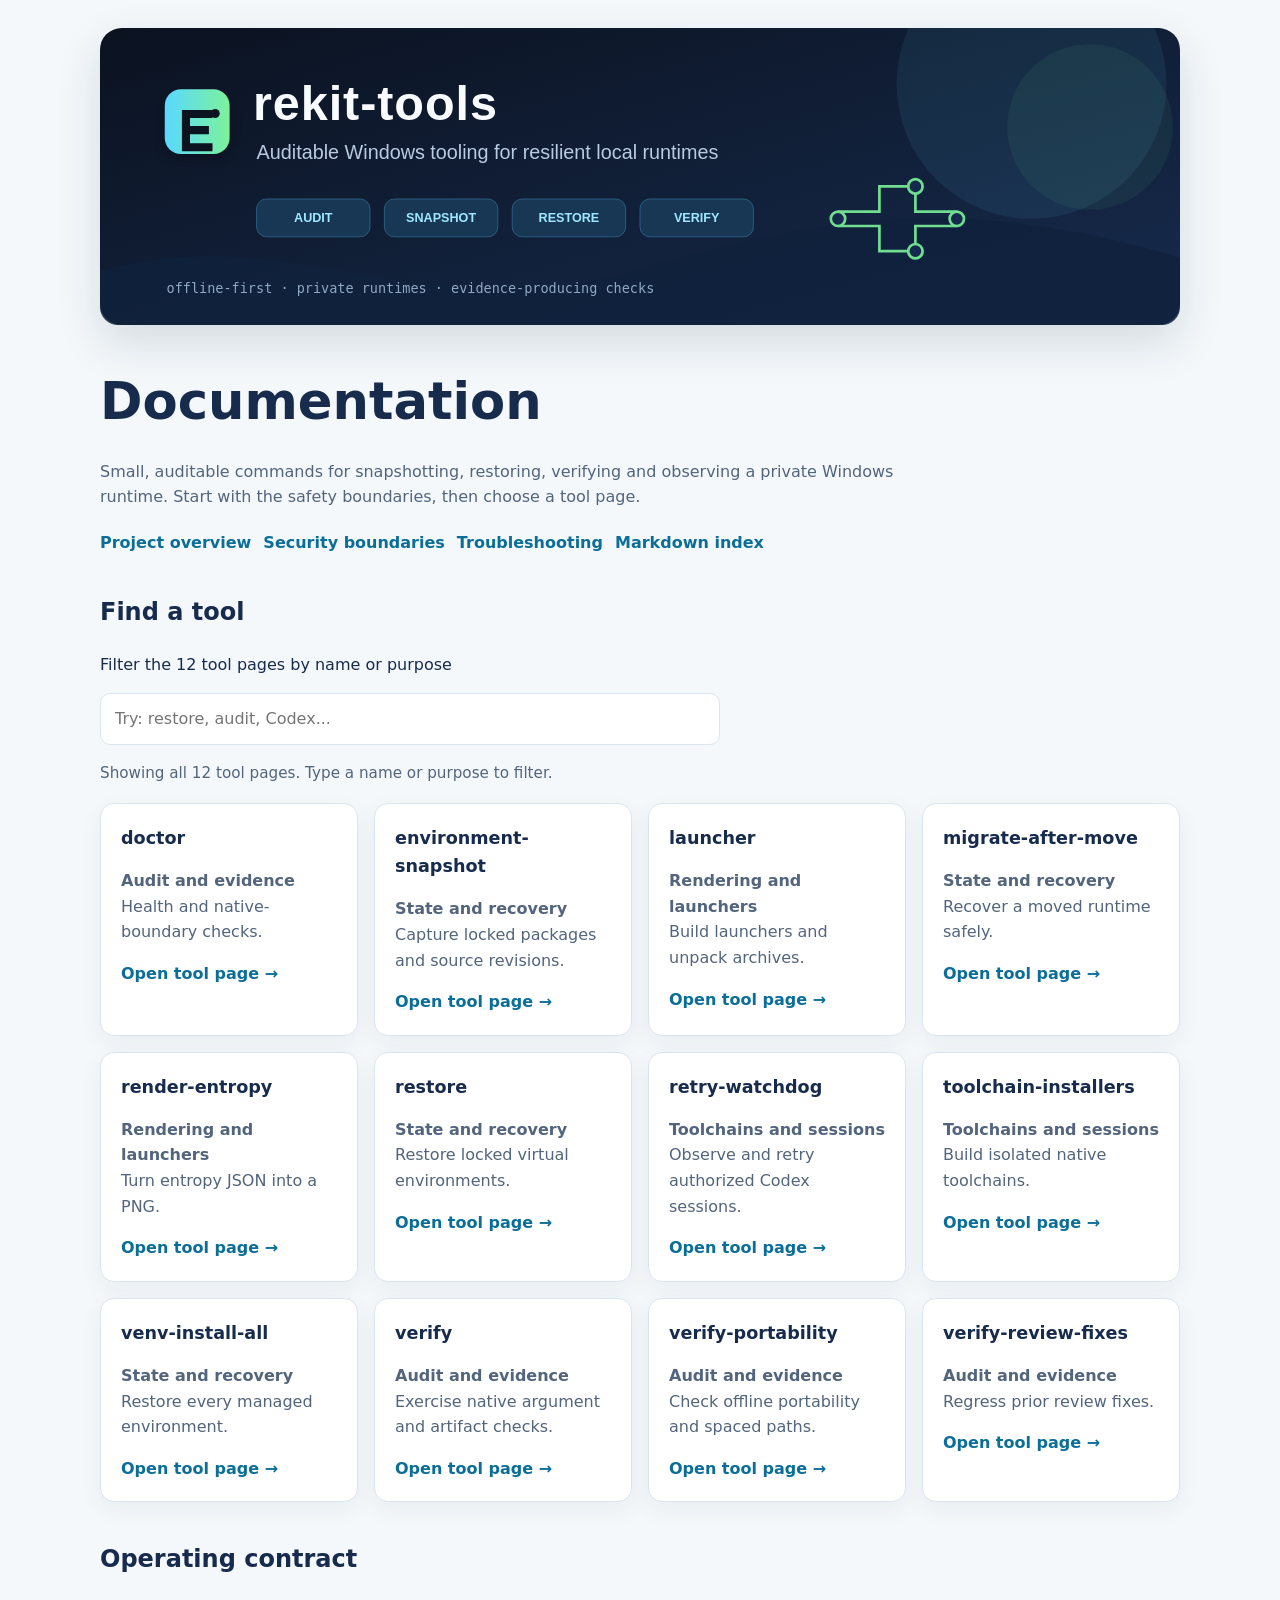
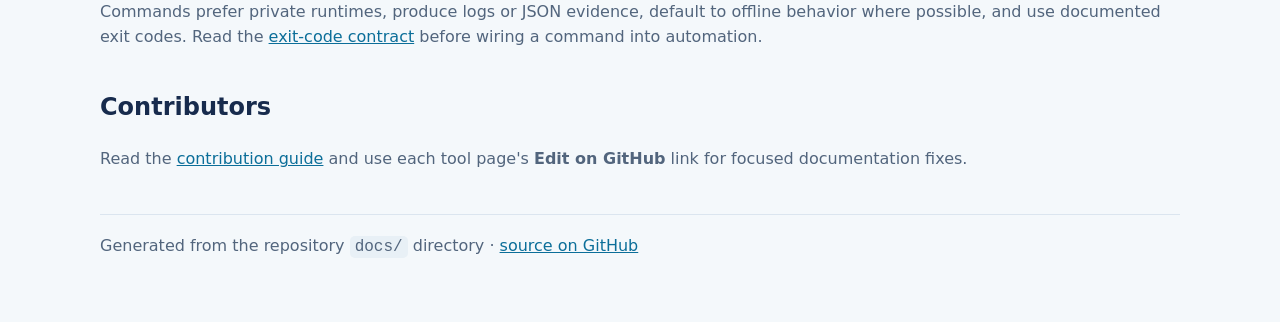
<file: docs/index.html>
<!doctype html>
<html lang="en">
<head>
  <meta charset="utf-8">
  <meta name="viewport" content="width=device-width, initial-scale=1">
  <title>rekit-tools documentation</title>
  <link rel="stylesheet" href="assets/docs.css">
</head>
<body>
  <main>
    <img class="hero" src="assets/banner.svg" alt="rekit-tools: auditable Windows tooling">
    <section class="intro">
      <h1>Documentation</h1>
      <p>Small, auditable commands for snapshotting, restoring, verifying and observing a private Windows runtime. Start with the safety boundaries, then choose a tool page.</p>
      <nav aria-label="Primary navigation">
        <a href="https://github.com/LiLinWilliam/rekit-tools/blob/main/README.md">Project overview</a>
        <a href="security-boundaries.md">Security boundaries</a>
        <a href="troubleshooting.md">Troubleshooting</a>
        <a href="index.md">Markdown index</a>
      </nav>
    </section>
    <h2>Find a tool</h2>
    <label for="tool-search">Filter the 12 tool pages by name or purpose</label>
    <p><input id="tool-search" class="search" type="search" placeholder="Try: restore, audit, Codex..." data-tool-search></p>
    <p class="search-status" data-search-status role="status" aria-live="polite">Showing all 12 tool pages. Type a name or purpose to filter.</p>
    <section class="cards" aria-live="polite">
      <article class="card" data-tool-card data-search="doctor audit and evidence health and native-boundary checks."><h3>doctor</h3><p><strong>Audit and evidence</strong><br>Health and native-boundary checks.</p><a href="tools/doctor.html">Open tool page &rarr;</a></article>
      <article class="card" data-tool-card data-search="environment-snapshot state and recovery capture locked packages and source revisions."><h3>environment-snapshot</h3><p><strong>State and recovery</strong><br>Capture locked packages and source revisions.</p><a href="tools/environment-snapshot.html">Open tool page &rarr;</a></article>
      <article class="card" data-tool-card data-search="launcher rendering and launchers build launchers and unpack archives."><h3>launcher</h3><p><strong>Rendering and launchers</strong><br>Build launchers and unpack archives.</p><a href="tools/launcher.html">Open tool page &rarr;</a></article>
      <article class="card" data-tool-card data-search="migrate-after-move state and recovery recover a moved runtime safely."><h3>migrate-after-move</h3><p><strong>State and recovery</strong><br>Recover a moved runtime safely.</p><a href="tools/migrate-after-move.html">Open tool page &rarr;</a></article>
      <article class="card" data-tool-card data-search="render-entropy rendering and launchers turn entropy json into a png."><h3>render-entropy</h3><p><strong>Rendering and launchers</strong><br>Turn entropy JSON into a PNG.</p><a href="tools/render-entropy.html">Open tool page &rarr;</a></article>
      <article class="card" data-tool-card data-search="restore state and recovery restore locked virtual environments."><h3>restore</h3><p><strong>State and recovery</strong><br>Restore locked virtual environments.</p><a href="tools/restore.html">Open tool page &rarr;</a></article>
      <article class="card" data-tool-card data-search="retry-watchdog toolchains and sessions observe and retry authorized codex sessions."><h3>retry-watchdog</h3><p><strong>Toolchains and sessions</strong><br>Observe and retry authorized Codex sessions.</p><a href="tools/retry-watchdog.html">Open tool page &rarr;</a></article>
      <article class="card" data-tool-card data-search="toolchain-installers toolchains and sessions build isolated native toolchains."><h3>toolchain-installers</h3><p><strong>Toolchains and sessions</strong><br>Build isolated native toolchains.</p><a href="tools/toolchain-installers.html">Open tool page &rarr;</a></article>
      <article class="card" data-tool-card data-search="venv-install-all state and recovery restore every managed environment."><h3>venv-install-all</h3><p><strong>State and recovery</strong><br>Restore every managed environment.</p><a href="tools/venv-install-all.html">Open tool page &rarr;</a></article>
      <article class="card" data-tool-card data-search="verify audit and evidence exercise native argument and artifact checks."><h3>verify</h3><p><strong>Audit and evidence</strong><br>Exercise native argument and artifact checks.</p><a href="tools/verify.html">Open tool page &rarr;</a></article>
      <article class="card" data-tool-card data-search="verify-portability audit and evidence check offline portability and spaced paths."><h3>verify-portability</h3><p><strong>Audit and evidence</strong><br>Check offline portability and spaced paths.</p><a href="tools/verify-portability.html">Open tool page &rarr;</a></article>
      <article class="card" data-tool-card data-search="verify-review-fixes audit and evidence regress prior review fixes."><h3>verify-review-fixes</h3><p><strong>Audit and evidence</strong><br>Regress prior review fixes.</p><a href="tools/verify-review-fixes.html">Open tool page &rarr;</a></article>
    </section>
    <h2>Operating contract</h2>
    <p>Commands prefer private runtimes, produce logs or JSON evidence, default to offline behavior where possible, and use documented exit codes. Read the <a href="exit-code-contract.md">exit-code contract</a> before wiring a command into automation.</p>
    <h2>Contributors</h2>
    <p>Read the <a href="https://github.com/LiLinWilliam/rekit-tools/blob/main/CONTRIBUTING.md">contribution guide</a> and use each tool page's <strong>Edit on GitHub</strong> link for focused documentation fixes.</p>
    <button class="top" type="button" data-backtop hidden>Back to top</button>
    <footer>Generated from the repository <code>docs/</code> directory &middot; <a href="https://github.com/LiLinWilliam/rekit-tools">source on GitHub</a></footer>
  </main>
  <script src="assets/docs.js"></script>
</body>
</html>
</file>
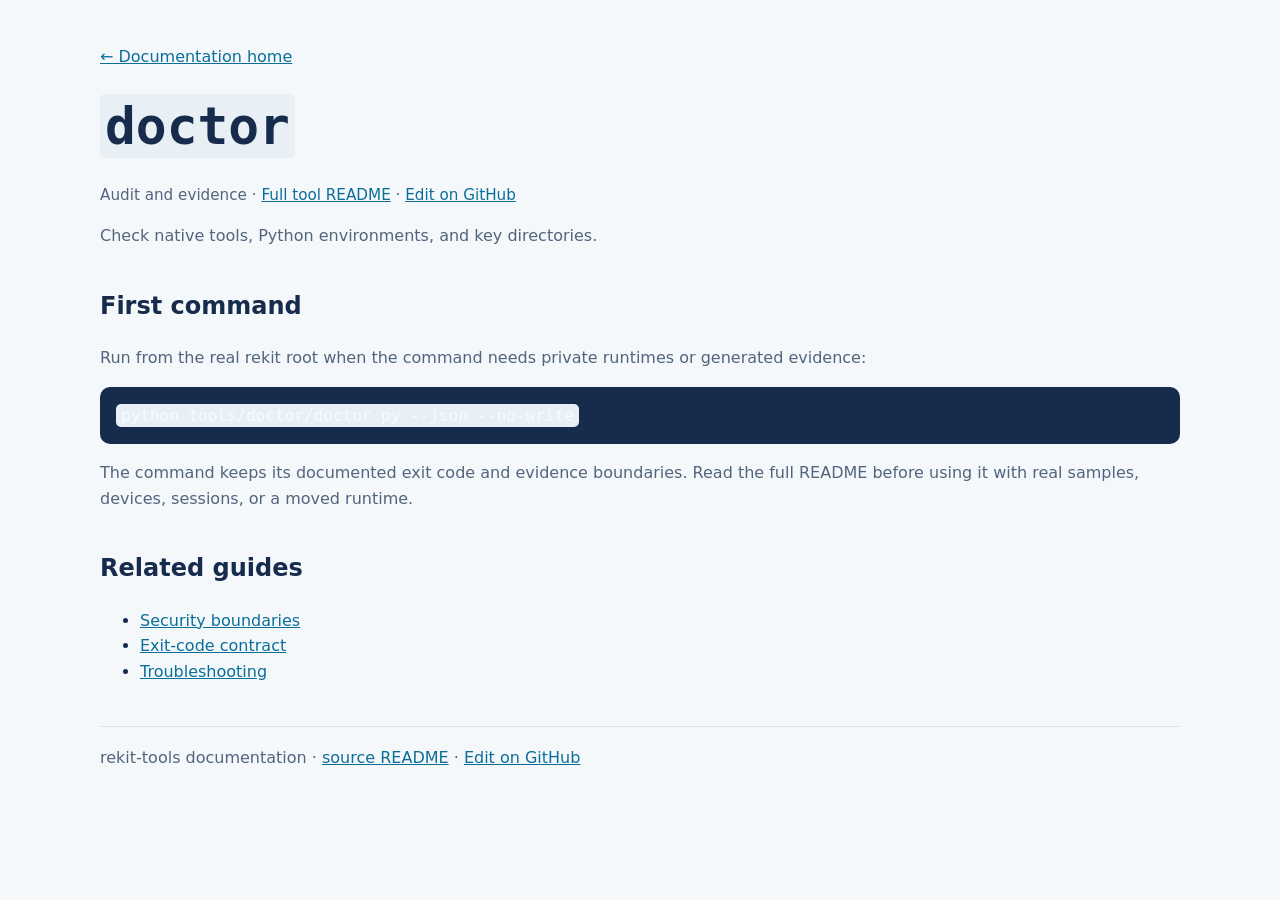
<file: docs/tools/doctor.html>
<!doctype html>
<html lang="en">
<head><meta charset="utf-8"><meta name="viewport" content="width=device-width, initial-scale=1"><title>doctor | rekit-tools</title><link rel="stylesheet" href="../assets/docs.css"></head>
<body><main>
  <p><a href="../index.html">&larr; Documentation home</a></p>
  <h1><code>doctor</code></h1>
  <p class="edit">Audit and evidence &middot; <a href="https://github.com/LiLinWilliam/rekit-tools/blob/main/tools/doctor/README.md">Full tool README</a> &middot; <a href="https://github.com/LiLinWilliam/rekit-tools/edit/main/tools/doctor/README.md">Edit on GitHub</a></p>
  <p>Check native tools, Python environments, and key directories.</p>
  <h2>First command</h2>
  <p>Run from the real rekit root when the command needs private runtimes or generated evidence:</p>
  <pre><code>python tools/doctor/doctor.py --json --no-write</code></pre>
  <p>The command keeps its documented exit code and evidence boundaries. Read the full README before using it with real samples, devices, sessions, or a moved runtime.</p>
  <h2>Related guides</h2>
  <ul><li><a href="../security-boundaries.md">Security boundaries</a></li><li><a href="../exit-code-contract.md">Exit-code contract</a></li><li><a href="../troubleshooting.md">Troubleshooting</a></li></ul>
  <button class="top" type="button" data-backtop hidden>Back to top</button>
  <footer>rekit-tools documentation &middot; <a href="https://github.com/LiLinWilliam/rekit-tools/blob/main/tools/doctor/README.md">source README</a> &middot; <a href="https://github.com/LiLinWilliam/rekit-tools/edit/main/tools/doctor/README.md">Edit on GitHub</a></footer>
</main><script src="../assets/docs.js"></script></body></html>
</file>
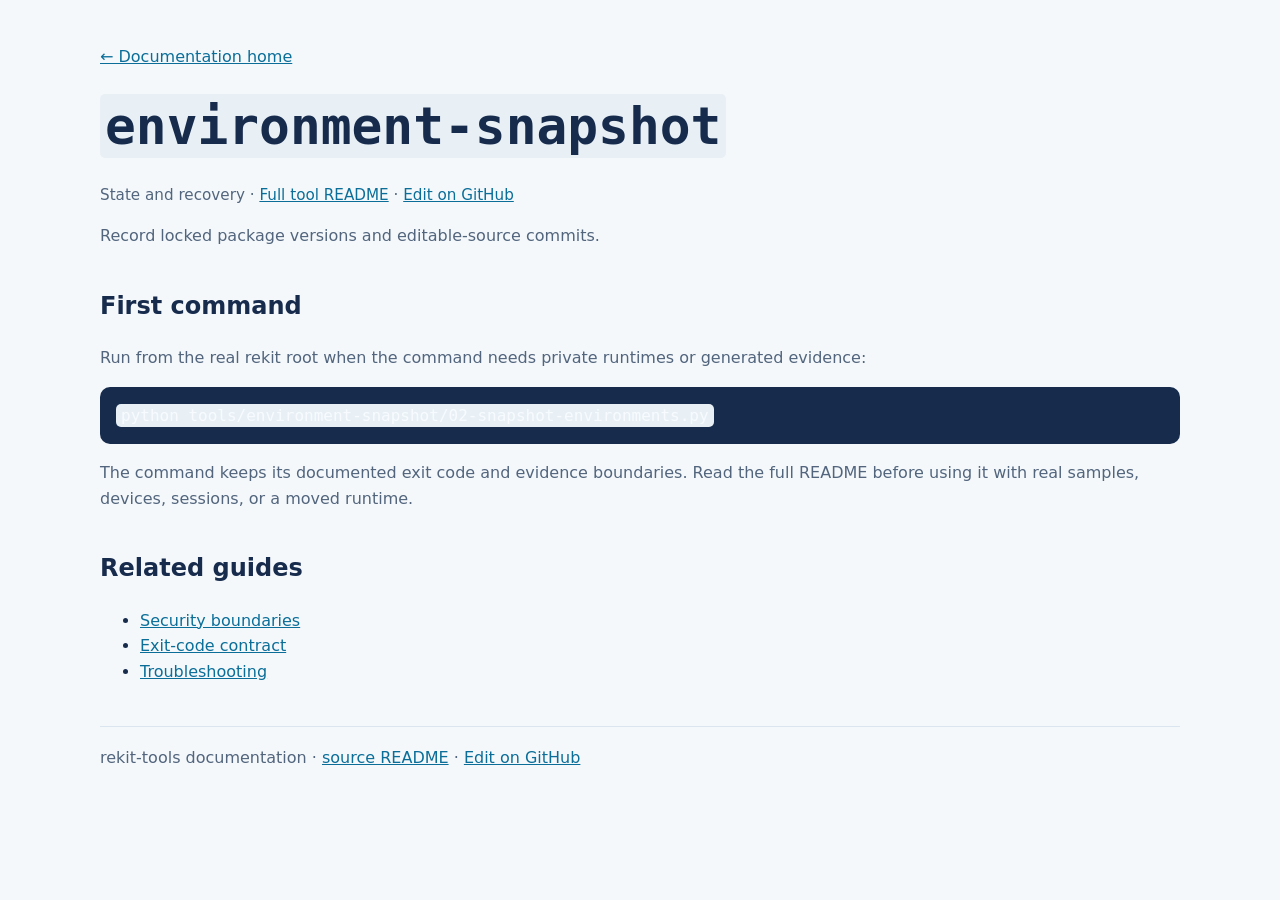
<file: docs/tools/environment-snapshot.html>
<!doctype html>
<html lang="en">
<head><meta charset="utf-8"><meta name="viewport" content="width=device-width, initial-scale=1"><title>environment-snapshot | rekit-tools</title><link rel="stylesheet" href="../assets/docs.css"></head>
<body><main>
  <p><a href="../index.html">&larr; Documentation home</a></p>
  <h1><code>environment-snapshot</code></h1>
  <p class="edit">State and recovery &middot; <a href="https://github.com/LiLinWilliam/rekit-tools/blob/main/tools/environment-snapshot/README.md">Full tool README</a> &middot; <a href="https://github.com/LiLinWilliam/rekit-tools/edit/main/tools/environment-snapshot/README.md">Edit on GitHub</a></p>
  <p>Record locked package versions and editable-source commits.</p>
  <h2>First command</h2>
  <p>Run from the real rekit root when the command needs private runtimes or generated evidence:</p>
  <pre><code>python tools/environment-snapshot/02-snapshot-environments.py</code></pre>
  <p>The command keeps its documented exit code and evidence boundaries. Read the full README before using it with real samples, devices, sessions, or a moved runtime.</p>
  <h2>Related guides</h2>
  <ul><li><a href="../security-boundaries.md">Security boundaries</a></li><li><a href="../exit-code-contract.md">Exit-code contract</a></li><li><a href="../troubleshooting.md">Troubleshooting</a></li></ul>
  <button class="top" type="button" data-backtop hidden>Back to top</button>
  <footer>rekit-tools documentation &middot; <a href="https://github.com/LiLinWilliam/rekit-tools/blob/main/tools/environment-snapshot/README.md">source README</a> &middot; <a href="https://github.com/LiLinWilliam/rekit-tools/edit/main/tools/environment-snapshot/README.md">Edit on GitHub</a></footer>
</main><script src="../assets/docs.js"></script></body></html>
</file>
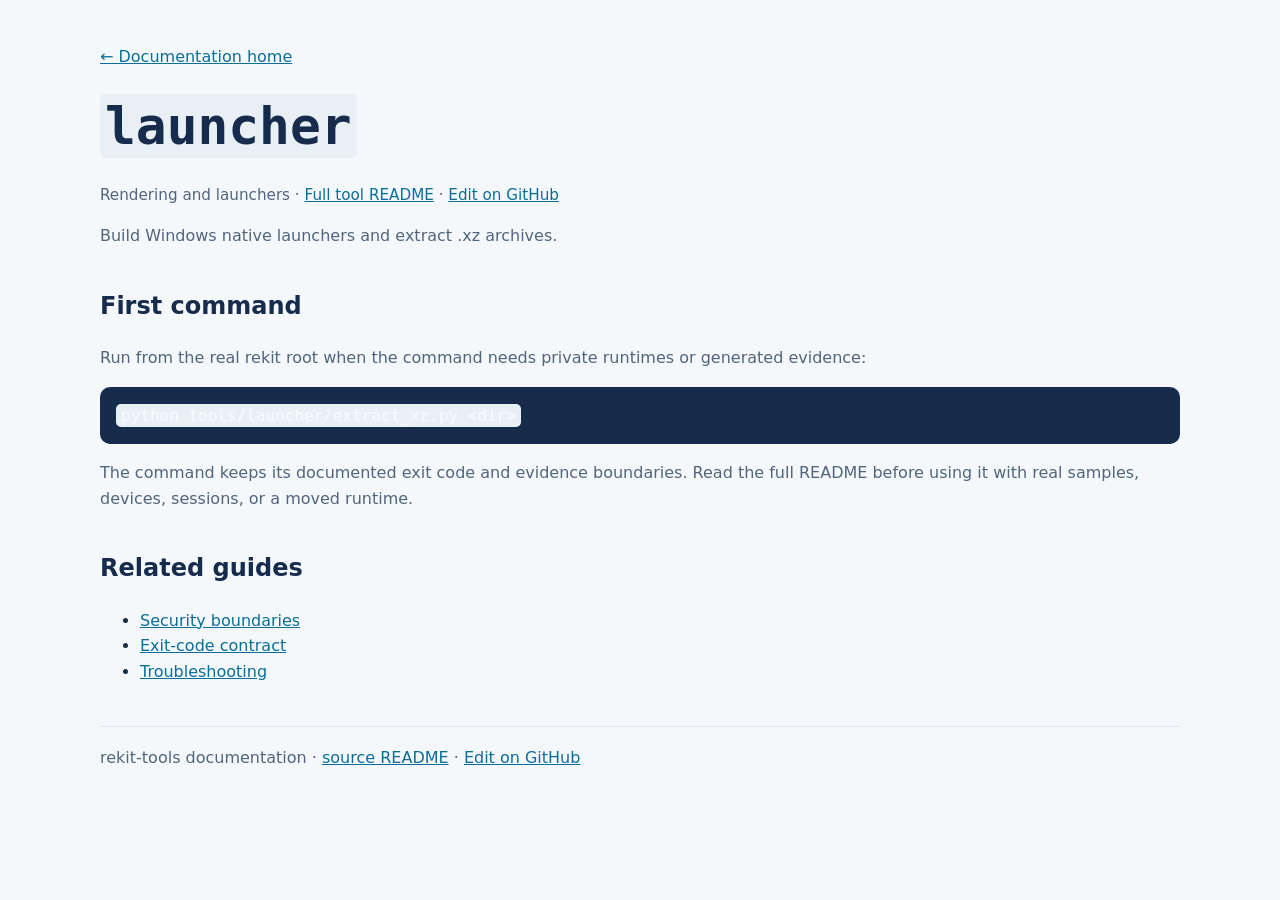
<file: docs/tools/launcher.html>
<!doctype html>
<html lang="en">
<head><meta charset="utf-8"><meta name="viewport" content="width=device-width, initial-scale=1"><title>launcher | rekit-tools</title><link rel="stylesheet" href="../assets/docs.css"></head>
<body><main>
  <p><a href="../index.html">&larr; Documentation home</a></p>
  <h1><code>launcher</code></h1>
  <p class="edit">Rendering and launchers &middot; <a href="https://github.com/LiLinWilliam/rekit-tools/blob/main/tools/launcher/README.md">Full tool README</a> &middot; <a href="https://github.com/LiLinWilliam/rekit-tools/edit/main/tools/launcher/README.md">Edit on GitHub</a></p>
  <p>Build Windows native launchers and extract .xz archives.</p>
  <h2>First command</h2>
  <p>Run from the real rekit root when the command needs private runtimes or generated evidence:</p>
  <pre><code>python tools/launcher/extract_xz.py &lt;dir&gt;</code></pre>
  <p>The command keeps its documented exit code and evidence boundaries. Read the full README before using it with real samples, devices, sessions, or a moved runtime.</p>
  <h2>Related guides</h2>
  <ul><li><a href="../security-boundaries.md">Security boundaries</a></li><li><a href="../exit-code-contract.md">Exit-code contract</a></li><li><a href="../troubleshooting.md">Troubleshooting</a></li></ul>
  <button class="top" type="button" data-backtop hidden>Back to top</button>
  <footer>rekit-tools documentation &middot; <a href="https://github.com/LiLinWilliam/rekit-tools/blob/main/tools/launcher/README.md">source README</a> &middot; <a href="https://github.com/LiLinWilliam/rekit-tools/edit/main/tools/launcher/README.md">Edit on GitHub</a></footer>
</main><script src="../assets/docs.js"></script></body></html>
</file>
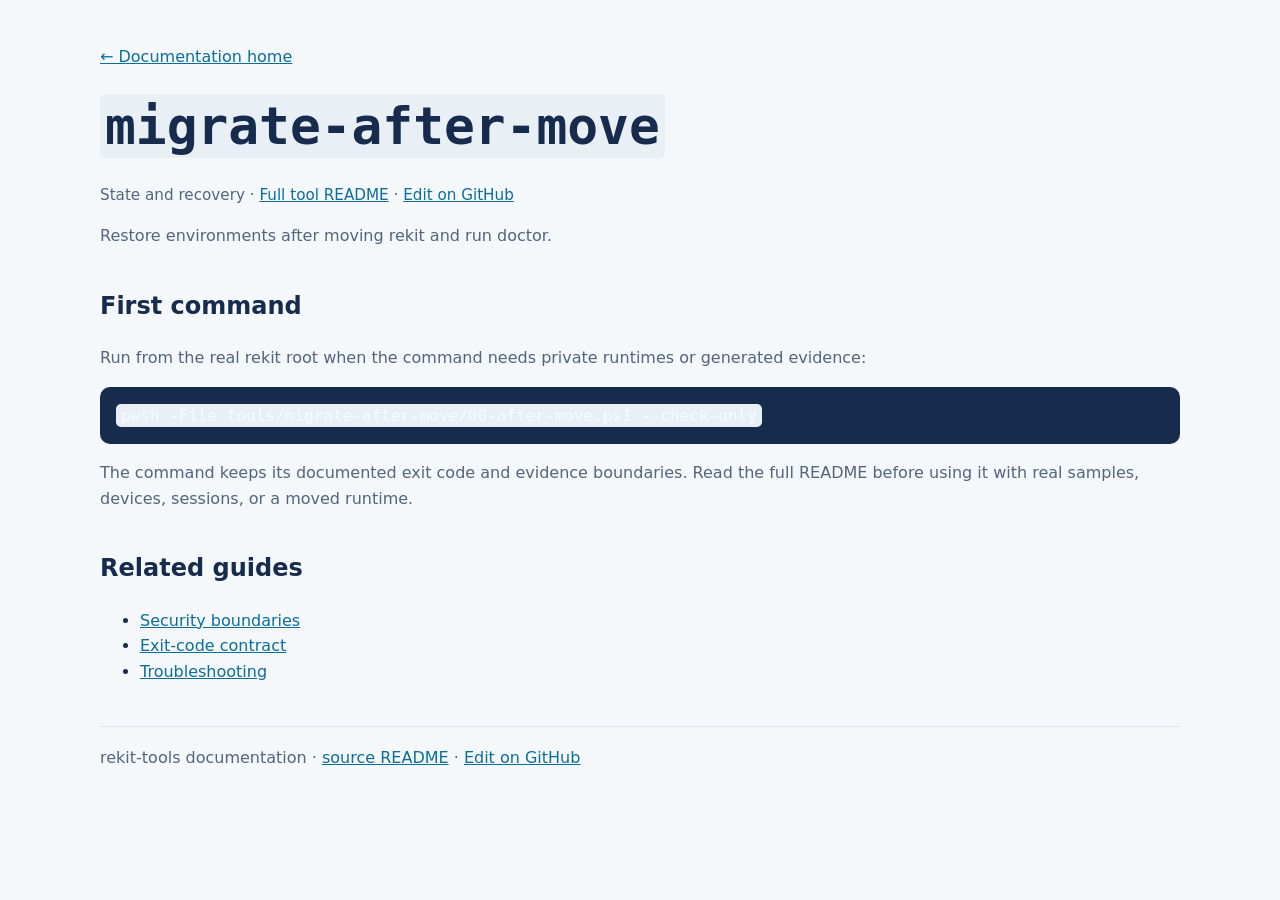
<file: docs/tools/migrate-after-move.html>
<!doctype html>
<html lang="en">
<head><meta charset="utf-8"><meta name="viewport" content="width=device-width, initial-scale=1"><title>migrate-after-move | rekit-tools</title><link rel="stylesheet" href="../assets/docs.css"></head>
<body><main>
  <p><a href="../index.html">&larr; Documentation home</a></p>
  <h1><code>migrate-after-move</code></h1>
  <p class="edit">State and recovery &middot; <a href="https://github.com/LiLinWilliam/rekit-tools/blob/main/tools/migrate-after-move/README.md">Full tool README</a> &middot; <a href="https://github.com/LiLinWilliam/rekit-tools/edit/main/tools/migrate-after-move/README.md">Edit on GitHub</a></p>
  <p>Restore environments after moving rekit and run doctor.</p>
  <h2>First command</h2>
  <p>Run from the real rekit root when the command needs private runtimes or generated evidence:</p>
  <pre><code>pwsh -File tools/migrate-after-move/00-after-move.ps1 --check-only</code></pre>
  <p>The command keeps its documented exit code and evidence boundaries. Read the full README before using it with real samples, devices, sessions, or a moved runtime.</p>
  <h2>Related guides</h2>
  <ul><li><a href="../security-boundaries.md">Security boundaries</a></li><li><a href="../exit-code-contract.md">Exit-code contract</a></li><li><a href="../troubleshooting.md">Troubleshooting</a></li></ul>
  <button class="top" type="button" data-backtop hidden>Back to top</button>
  <footer>rekit-tools documentation &middot; <a href="https://github.com/LiLinWilliam/rekit-tools/blob/main/tools/migrate-after-move/README.md">source README</a> &middot; <a href="https://github.com/LiLinWilliam/rekit-tools/edit/main/tools/migrate-after-move/README.md">Edit on GitHub</a></footer>
</main><script src="../assets/docs.js"></script></body></html>
</file>
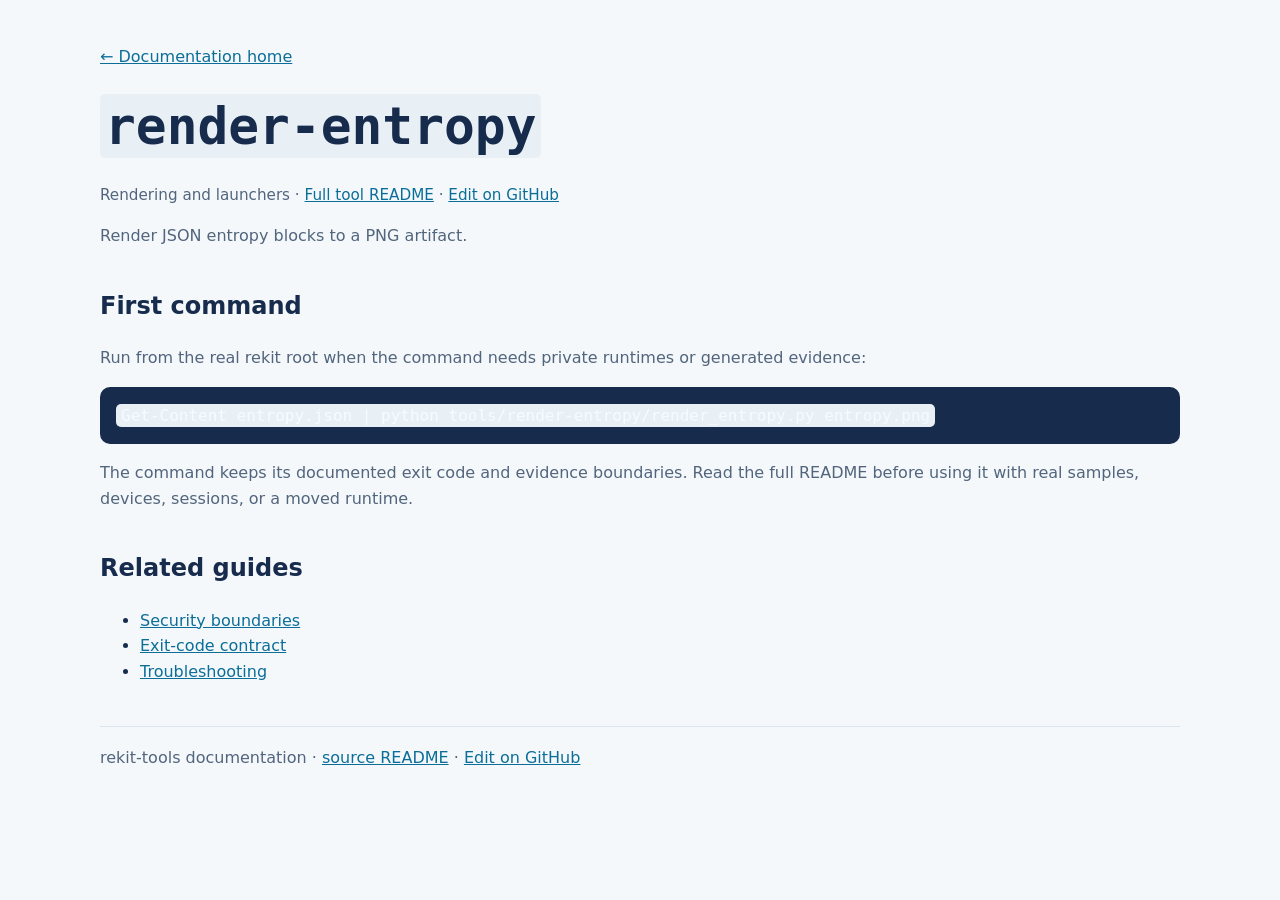
<file: docs/tools/render-entropy.html>
<!doctype html>
<html lang="en">
<head><meta charset="utf-8"><meta name="viewport" content="width=device-width, initial-scale=1"><title>render-entropy | rekit-tools</title><link rel="stylesheet" href="../assets/docs.css"></head>
<body><main>
  <p><a href="../index.html">&larr; Documentation home</a></p>
  <h1><code>render-entropy</code></h1>
  <p class="edit">Rendering and launchers &middot; <a href="https://github.com/LiLinWilliam/rekit-tools/blob/main/tools/render-entropy/README.md">Full tool README</a> &middot; <a href="https://github.com/LiLinWilliam/rekit-tools/edit/main/tools/render-entropy/README.md">Edit on GitHub</a></p>
  <p>Render JSON entropy blocks to a PNG artifact.</p>
  <h2>First command</h2>
  <p>Run from the real rekit root when the command needs private runtimes or generated evidence:</p>
  <pre><code>Get-Content entropy.json | python tools/render-entropy/render_entropy.py entropy.png</code></pre>
  <p>The command keeps its documented exit code and evidence boundaries. Read the full README before using it with real samples, devices, sessions, or a moved runtime.</p>
  <h2>Related guides</h2>
  <ul><li><a href="../security-boundaries.md">Security boundaries</a></li><li><a href="../exit-code-contract.md">Exit-code contract</a></li><li><a href="../troubleshooting.md">Troubleshooting</a></li></ul>
  <button class="top" type="button" data-backtop hidden>Back to top</button>
  <footer>rekit-tools documentation &middot; <a href="https://github.com/LiLinWilliam/rekit-tools/blob/main/tools/render-entropy/README.md">source README</a> &middot; <a href="https://github.com/LiLinWilliam/rekit-tools/edit/main/tools/render-entropy/README.md">Edit on GitHub</a></footer>
</main><script src="../assets/docs.js"></script></body></html>
</file>
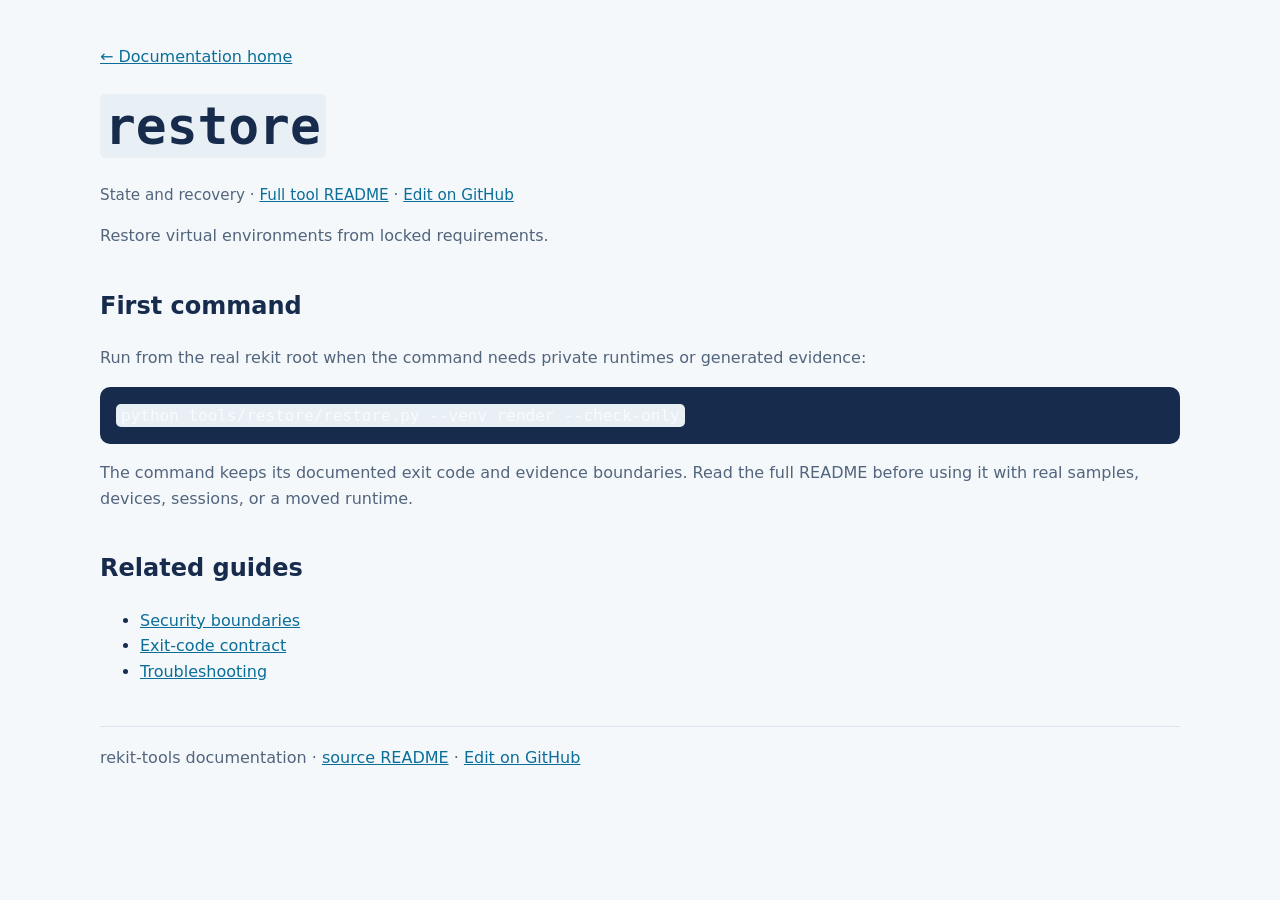
<file: docs/tools/restore.html>
<!doctype html>
<html lang="en">
<head><meta charset="utf-8"><meta name="viewport" content="width=device-width, initial-scale=1"><title>restore | rekit-tools</title><link rel="stylesheet" href="../assets/docs.css"></head>
<body><main>
  <p><a href="../index.html">&larr; Documentation home</a></p>
  <h1><code>restore</code></h1>
  <p class="edit">State and recovery &middot; <a href="https://github.com/LiLinWilliam/rekit-tools/blob/main/tools/restore/README.md">Full tool README</a> &middot; <a href="https://github.com/LiLinWilliam/rekit-tools/edit/main/tools/restore/README.md">Edit on GitHub</a></p>
  <p>Restore virtual environments from locked requirements.</p>
  <h2>First command</h2>
  <p>Run from the real rekit root when the command needs private runtimes or generated evidence:</p>
  <pre><code>python tools/restore/restore.py --venv render --check-only</code></pre>
  <p>The command keeps its documented exit code and evidence boundaries. Read the full README before using it with real samples, devices, sessions, or a moved runtime.</p>
  <h2>Related guides</h2>
  <ul><li><a href="../security-boundaries.md">Security boundaries</a></li><li><a href="../exit-code-contract.md">Exit-code contract</a></li><li><a href="../troubleshooting.md">Troubleshooting</a></li></ul>
  <button class="top" type="button" data-backtop hidden>Back to top</button>
  <footer>rekit-tools documentation &middot; <a href="https://github.com/LiLinWilliam/rekit-tools/blob/main/tools/restore/README.md">source README</a> &middot; <a href="https://github.com/LiLinWilliam/rekit-tools/edit/main/tools/restore/README.md">Edit on GitHub</a></footer>
</main><script src="../assets/docs.js"></script></body></html>
</file>
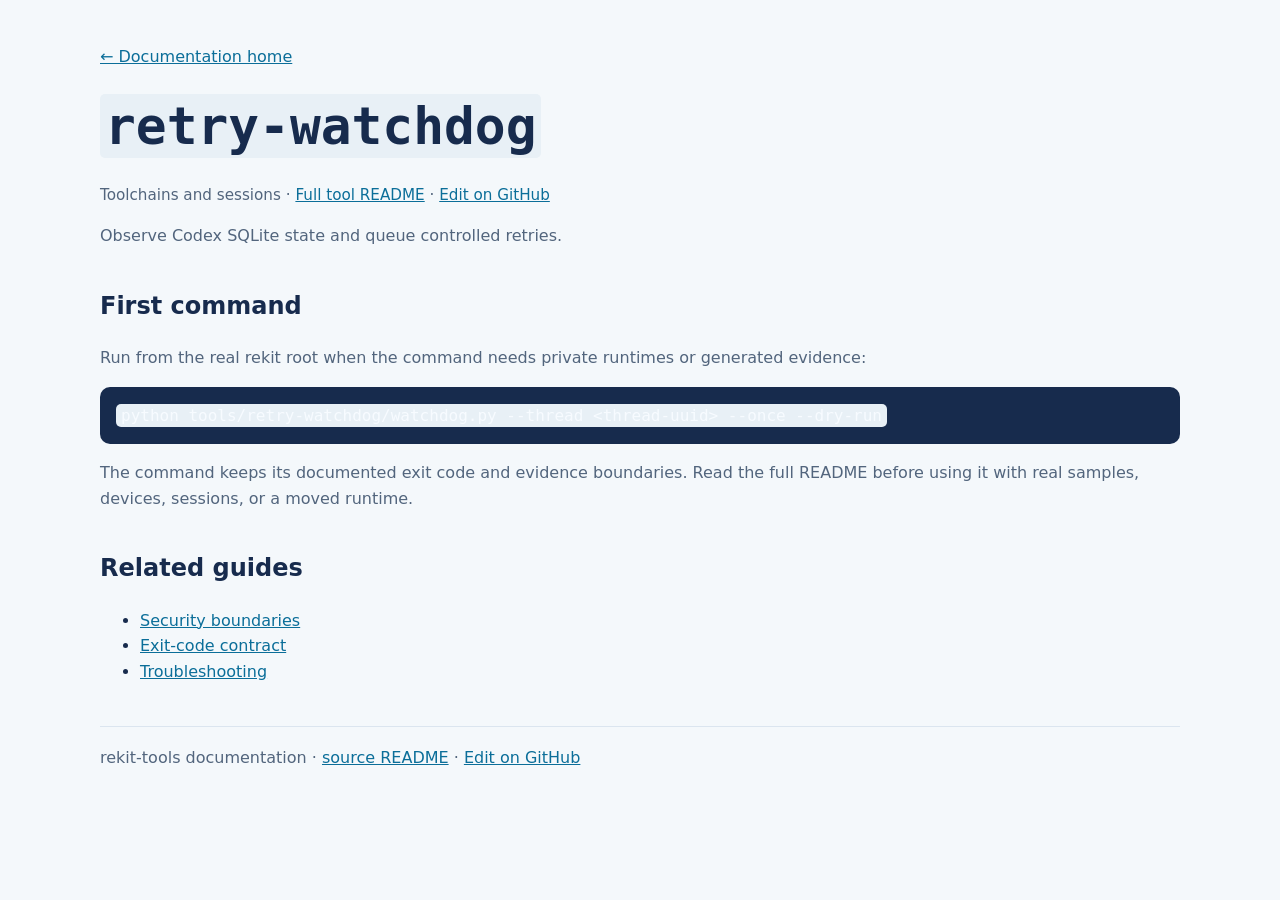
<file: docs/tools/retry-watchdog.html>
<!doctype html>
<html lang="en">
<head><meta charset="utf-8"><meta name="viewport" content="width=device-width, initial-scale=1"><title>retry-watchdog | rekit-tools</title><link rel="stylesheet" href="../assets/docs.css"></head>
<body><main>
  <p><a href="../index.html">&larr; Documentation home</a></p>
  <h1><code>retry-watchdog</code></h1>
  <p class="edit">Toolchains and sessions &middot; <a href="https://github.com/LiLinWilliam/rekit-tools/blob/main/tools/retry-watchdog/README.md">Full tool README</a> &middot; <a href="https://github.com/LiLinWilliam/rekit-tools/edit/main/tools/retry-watchdog/README.md">Edit on GitHub</a></p>
  <p>Observe Codex SQLite state and queue controlled retries.</p>
  <h2>First command</h2>
  <p>Run from the real rekit root when the command needs private runtimes or generated evidence:</p>
  <pre><code>python tools/retry-watchdog/watchdog.py --thread &lt;thread-uuid&gt; --once --dry-run</code></pre>
  <p>The command keeps its documented exit code and evidence boundaries. Read the full README before using it with real samples, devices, sessions, or a moved runtime.</p>
  <h2>Related guides</h2>
  <ul><li><a href="../security-boundaries.md">Security boundaries</a></li><li><a href="../exit-code-contract.md">Exit-code contract</a></li><li><a href="../troubleshooting.md">Troubleshooting</a></li></ul>
  <button class="top" type="button" data-backtop hidden>Back to top</button>
  <footer>rekit-tools documentation &middot; <a href="https://github.com/LiLinWilliam/rekit-tools/blob/main/tools/retry-watchdog/README.md">source README</a> &middot; <a href="https://github.com/LiLinWilliam/rekit-tools/edit/main/tools/retry-watchdog/README.md">Edit on GitHub</a></footer>
</main><script src="../assets/docs.js"></script></body></html>
</file>
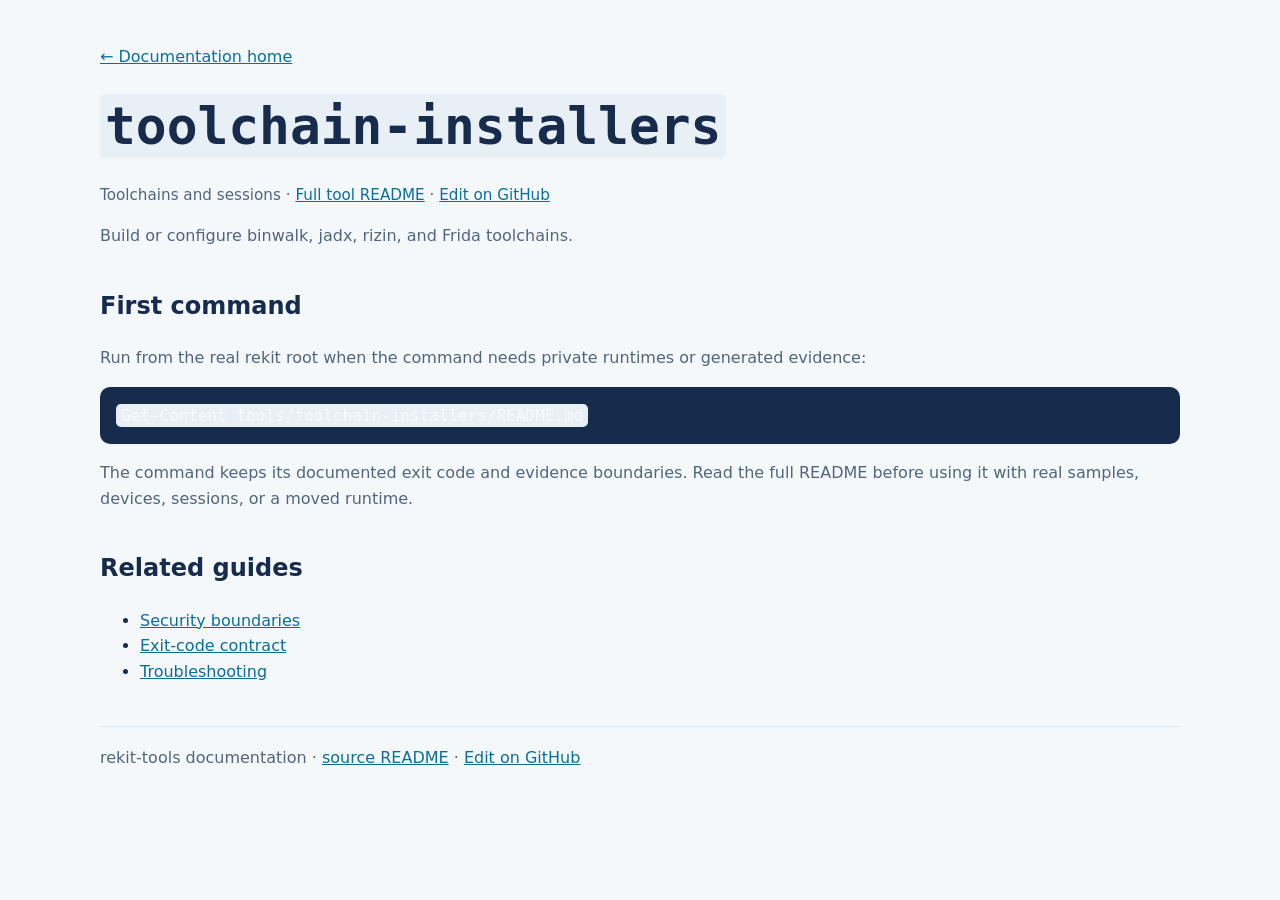
<file: docs/tools/toolchain-installers.html>
<!doctype html>
<html lang="en">
<head><meta charset="utf-8"><meta name="viewport" content="width=device-width, initial-scale=1"><title>toolchain-installers | rekit-tools</title><link rel="stylesheet" href="../assets/docs.css"></head>
<body><main>
  <p><a href="../index.html">&larr; Documentation home</a></p>
  <h1><code>toolchain-installers</code></h1>
  <p class="edit">Toolchains and sessions &middot; <a href="https://github.com/LiLinWilliam/rekit-tools/blob/main/tools/toolchain-installers/README.md">Full tool README</a> &middot; <a href="https://github.com/LiLinWilliam/rekit-tools/edit/main/tools/toolchain-installers/README.md">Edit on GitHub</a></p>
  <p>Build or configure binwalk, jadx, rizin, and Frida toolchains.</p>
  <h2>First command</h2>
  <p>Run from the real rekit root when the command needs private runtimes or generated evidence:</p>
  <pre><code>Get-Content tools/toolchain-installers/README.md</code></pre>
  <p>The command keeps its documented exit code and evidence boundaries. Read the full README before using it with real samples, devices, sessions, or a moved runtime.</p>
  <h2>Related guides</h2>
  <ul><li><a href="../security-boundaries.md">Security boundaries</a></li><li><a href="../exit-code-contract.md">Exit-code contract</a></li><li><a href="../troubleshooting.md">Troubleshooting</a></li></ul>
  <button class="top" type="button" data-backtop hidden>Back to top</button>
  <footer>rekit-tools documentation &middot; <a href="https://github.com/LiLinWilliam/rekit-tools/blob/main/tools/toolchain-installers/README.md">source README</a> &middot; <a href="https://github.com/LiLinWilliam/rekit-tools/edit/main/tools/toolchain-installers/README.md">Edit on GitHub</a></footer>
</main><script src="../assets/docs.js"></script></body></html>
</file>
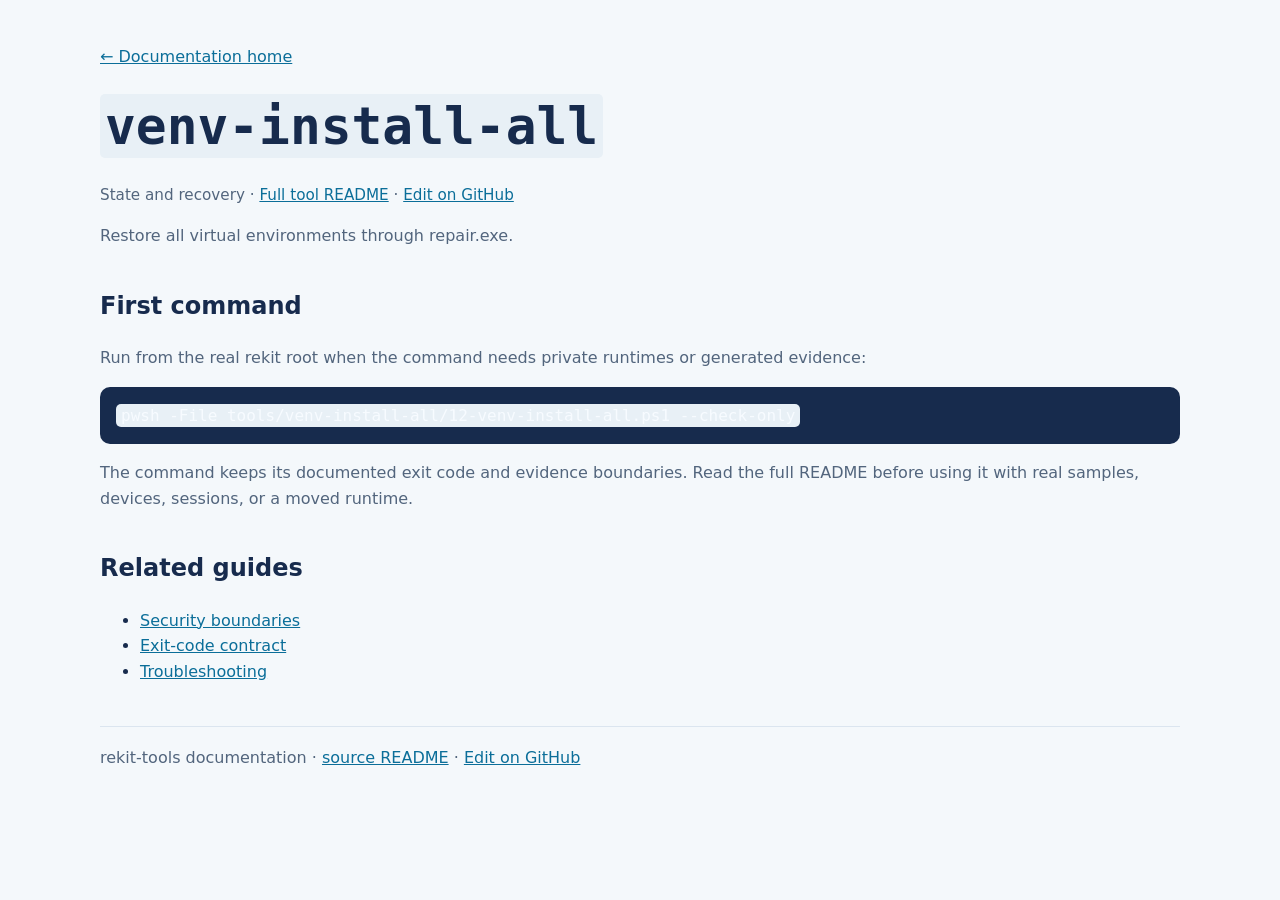
<file: docs/tools/venv-install-all.html>
<!doctype html>
<html lang="en">
<head><meta charset="utf-8"><meta name="viewport" content="width=device-width, initial-scale=1"><title>venv-install-all | rekit-tools</title><link rel="stylesheet" href="../assets/docs.css"></head>
<body><main>
  <p><a href="../index.html">&larr; Documentation home</a></p>
  <h1><code>venv-install-all</code></h1>
  <p class="edit">State and recovery &middot; <a href="https://github.com/LiLinWilliam/rekit-tools/blob/main/tools/venv-install-all/README.md">Full tool README</a> &middot; <a href="https://github.com/LiLinWilliam/rekit-tools/edit/main/tools/venv-install-all/README.md">Edit on GitHub</a></p>
  <p>Restore all virtual environments through repair.exe.</p>
  <h2>First command</h2>
  <p>Run from the real rekit root when the command needs private runtimes or generated evidence:</p>
  <pre><code>pwsh -File tools/venv-install-all/12-venv-install-all.ps1 --check-only</code></pre>
  <p>The command keeps its documented exit code and evidence boundaries. Read the full README before using it with real samples, devices, sessions, or a moved runtime.</p>
  <h2>Related guides</h2>
  <ul><li><a href="../security-boundaries.md">Security boundaries</a></li><li><a href="../exit-code-contract.md">Exit-code contract</a></li><li><a href="../troubleshooting.md">Troubleshooting</a></li></ul>
  <button class="top" type="button" data-backtop hidden>Back to top</button>
  <footer>rekit-tools documentation &middot; <a href="https://github.com/LiLinWilliam/rekit-tools/blob/main/tools/venv-install-all/README.md">source README</a> &middot; <a href="https://github.com/LiLinWilliam/rekit-tools/edit/main/tools/venv-install-all/README.md">Edit on GitHub</a></footer>
</main><script src="../assets/docs.js"></script></body></html>
</file>
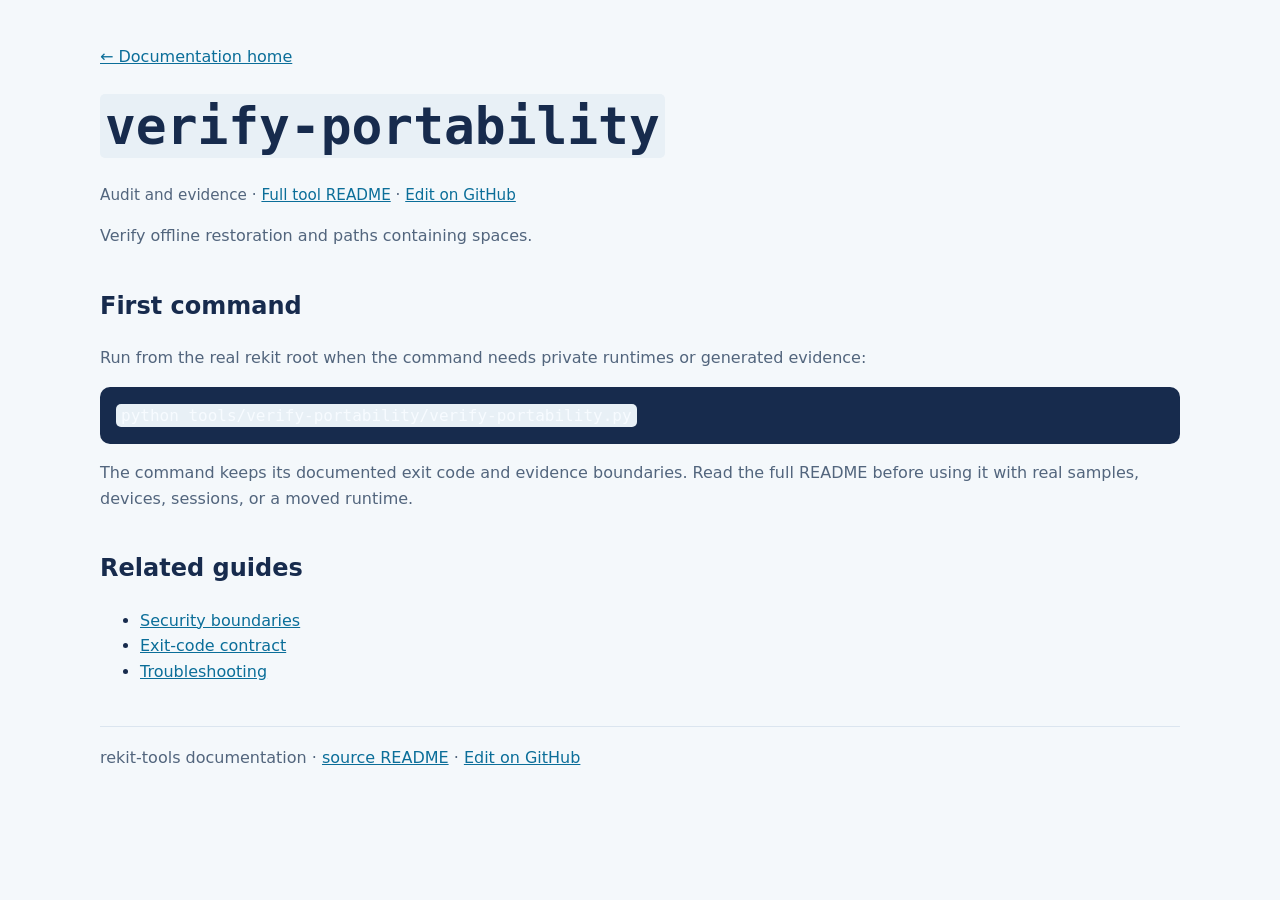
<file: docs/tools/verify-portability.html>
<!doctype html>
<html lang="en">
<head><meta charset="utf-8"><meta name="viewport" content="width=device-width, initial-scale=1"><title>verify-portability | rekit-tools</title><link rel="stylesheet" href="../assets/docs.css"></head>
<body><main>
  <p><a href="../index.html">&larr; Documentation home</a></p>
  <h1><code>verify-portability</code></h1>
  <p class="edit">Audit and evidence &middot; <a href="https://github.com/LiLinWilliam/rekit-tools/blob/main/tools/verify-portability/README.md">Full tool README</a> &middot; <a href="https://github.com/LiLinWilliam/rekit-tools/edit/main/tools/verify-portability/README.md">Edit on GitHub</a></p>
  <p>Verify offline restoration and paths containing spaces.</p>
  <h2>First command</h2>
  <p>Run from the real rekit root when the command needs private runtimes or generated evidence:</p>
  <pre><code>python tools/verify-portability/verify-portability.py</code></pre>
  <p>The command keeps its documented exit code and evidence boundaries. Read the full README before using it with real samples, devices, sessions, or a moved runtime.</p>
  <h2>Related guides</h2>
  <ul><li><a href="../security-boundaries.md">Security boundaries</a></li><li><a href="../exit-code-contract.md">Exit-code contract</a></li><li><a href="../troubleshooting.md">Troubleshooting</a></li></ul>
  <button class="top" type="button" data-backtop hidden>Back to top</button>
  <footer>rekit-tools documentation &middot; <a href="https://github.com/LiLinWilliam/rekit-tools/blob/main/tools/verify-portability/README.md">source README</a> &middot; <a href="https://github.com/LiLinWilliam/rekit-tools/edit/main/tools/verify-portability/README.md">Edit on GitHub</a></footer>
</main><script src="../assets/docs.js"></script></body></html>
</file>
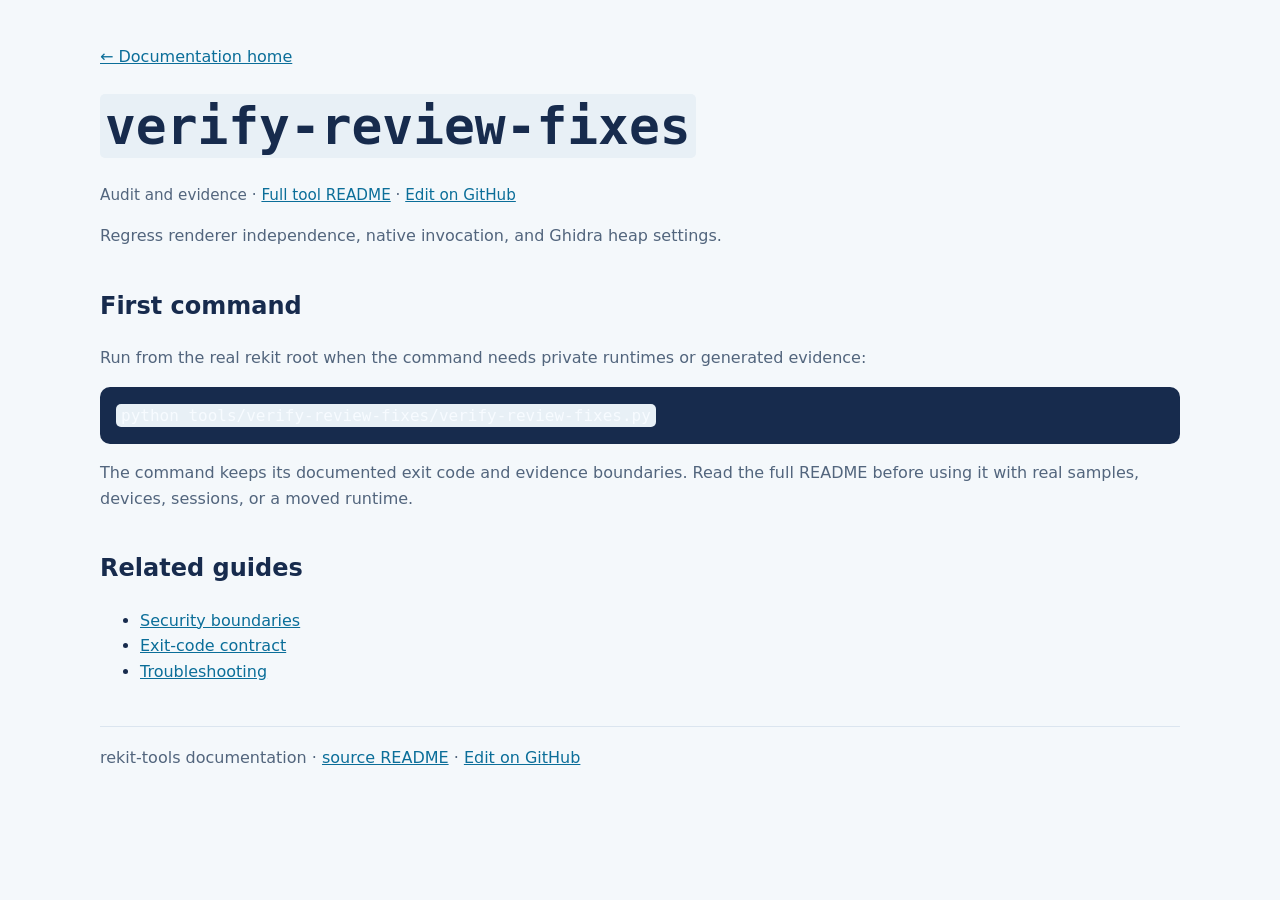
<file: docs/tools/verify-review-fixes.html>
<!doctype html>
<html lang="en">
<head><meta charset="utf-8"><meta name="viewport" content="width=device-width, initial-scale=1"><title>verify-review-fixes | rekit-tools</title><link rel="stylesheet" href="../assets/docs.css"></head>
<body><main>
  <p><a href="../index.html">&larr; Documentation home</a></p>
  <h1><code>verify-review-fixes</code></h1>
  <p class="edit">Audit and evidence &middot; <a href="https://github.com/LiLinWilliam/rekit-tools/blob/main/tools/verify-review-fixes/README.md">Full tool README</a> &middot; <a href="https://github.com/LiLinWilliam/rekit-tools/edit/main/tools/verify-review-fixes/README.md">Edit on GitHub</a></p>
  <p>Regress renderer independence, native invocation, and Ghidra heap settings.</p>
  <h2>First command</h2>
  <p>Run from the real rekit root when the command needs private runtimes or generated evidence:</p>
  <pre><code>python tools/verify-review-fixes/verify-review-fixes.py</code></pre>
  <p>The command keeps its documented exit code and evidence boundaries. Read the full README before using it with real samples, devices, sessions, or a moved runtime.</p>
  <h2>Related guides</h2>
  <ul><li><a href="../security-boundaries.md">Security boundaries</a></li><li><a href="../exit-code-contract.md">Exit-code contract</a></li><li><a href="../troubleshooting.md">Troubleshooting</a></li></ul>
  <button class="top" type="button" data-backtop hidden>Back to top</button>
  <footer>rekit-tools documentation &middot; <a href="https://github.com/LiLinWilliam/rekit-tools/blob/main/tools/verify-review-fixes/README.md">source README</a> &middot; <a href="https://github.com/LiLinWilliam/rekit-tools/edit/main/tools/verify-review-fixes/README.md">Edit on GitHub</a></footer>
</main><script src="../assets/docs.js"></script></body></html>
</file>
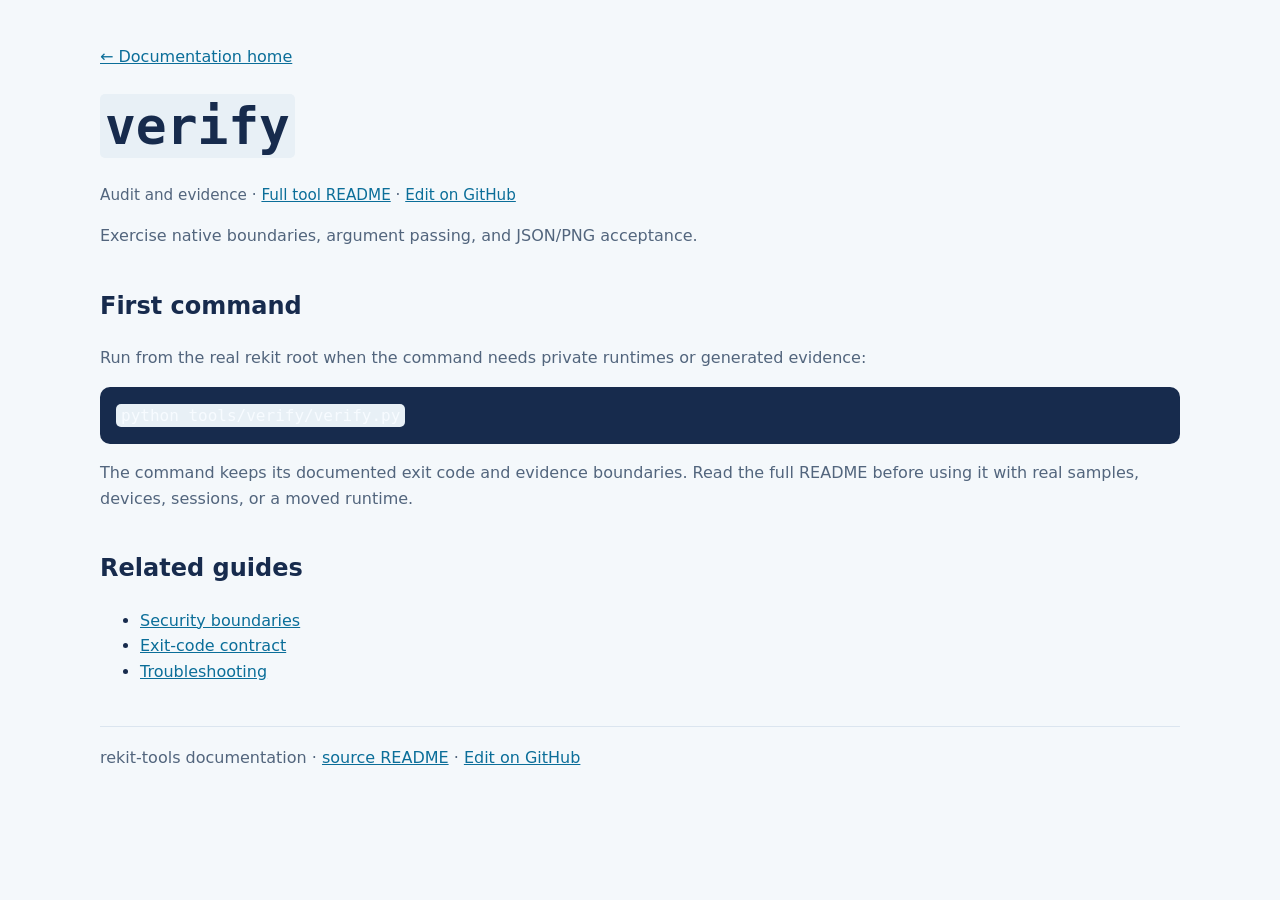
<file: docs/tools/verify.html>
<!doctype html>
<html lang="en">
<head><meta charset="utf-8"><meta name="viewport" content="width=device-width, initial-scale=1"><title>verify | rekit-tools</title><link rel="stylesheet" href="../assets/docs.css"></head>
<body><main>
  <p><a href="../index.html">&larr; Documentation home</a></p>
  <h1><code>verify</code></h1>
  <p class="edit">Audit and evidence &middot; <a href="https://github.com/LiLinWilliam/rekit-tools/blob/main/tools/verify/README.md">Full tool README</a> &middot; <a href="https://github.com/LiLinWilliam/rekit-tools/edit/main/tools/verify/README.md">Edit on GitHub</a></p>
  <p>Exercise native boundaries, argument passing, and JSON/PNG acceptance.</p>
  <h2>First command</h2>
  <p>Run from the real rekit root when the command needs private runtimes or generated evidence:</p>
  <pre><code>python tools/verify/verify.py</code></pre>
  <p>The command keeps its documented exit code and evidence boundaries. Read the full README before using it with real samples, devices, sessions, or a moved runtime.</p>
  <h2>Related guides</h2>
  <ul><li><a href="../security-boundaries.md">Security boundaries</a></li><li><a href="../exit-code-contract.md">Exit-code contract</a></li><li><a href="../troubleshooting.md">Troubleshooting</a></li></ul>
  <button class="top" type="button" data-backtop hidden>Back to top</button>
  <footer>rekit-tools documentation &middot; <a href="https://github.com/LiLinWilliam/rekit-tools/blob/main/tools/verify/README.md">source README</a> &middot; <a href="https://github.com/LiLinWilliam/rekit-tools/edit/main/tools/verify/README.md">Edit on GitHub</a></footer>
</main><script src="../assets/docs.js"></script></body></html>
</file>
<file: docs/assets/docs.css>
:root { color-scheme: light; --ink:#172b4d; --muted:#52657d; --line:#dbe5ef; --panel:#fff; --accent:#0b6e99; --bg:#f4f8fb; }
* { box-sizing: border-box; }
body { margin:0; background:var(--bg); color:var(--ink); font:16px/1.6 "Segoe UI",system-ui,sans-serif; }
main { max-width:1120px; margin:0 auto; padding:28px 20px 64px; }
.hero { width:100%; border-radius:18px; box-shadow:0 18px 45px #10223c22; }
.intro { margin:28px 0 32px; max-width:820px; }
h1 { font-size:clamp(2rem,4vw,3.2rem); margin:0 0 8px; }
h2 { margin-top:38px; }
p { color:var(--muted); }
a { color:var(--accent); }
nav { display:flex; flex-wrap:wrap; gap:12px; margin:20px 0; }
nav a { font-weight:650; text-decoration:none; }
nav a:hover { text-decoration:underline; }
.cards { display:grid; grid-template-columns:repeat(auto-fit,minmax(230px,1fr)); gap:16px; }
.card { background:var(--panel); border:1px solid var(--line); border-radius:14px; padding:20px; box-shadow:0 8px 24px #10223c0d; }
.card h3 { margin:0 0 8px; font-size:1.1rem; }
.card a { font-weight:650; text-decoration:none; }
.card a:hover { text-decoration:underline; }
.search { width:100%; max-width:620px; border:1px solid var(--line); border-radius:10px; padding:12px 14px; font:inherit; color:var(--ink); background:#fff; }
.search:focus { outline:3px solid #0b6e9933; border-color:var(--accent); }
mark { background:#ffe58f; color:inherit; border-radius:3px; padding:0 2px; }
.search-status { margin:8px 0 18px; font-size:.95rem; }
code { background:#e8f0f6; border-radius:5px; padding:2px 5px; }
pre { overflow:auto; background:#172b4d; color:#f7fbff; border-radius:10px; padding:16px; }
.edit { color:var(--muted); font-size:.95rem; }
.top { position:fixed; right:22px; bottom:22px; border:0; border-radius:999px; background:var(--accent); color:#fff; padding:10px 14px; font:inherit; cursor:pointer; box-shadow:0 5px 18px #10223c33; }
.top[hidden] { display:none; }
footer { border-top:1px solid var(--line); margin-top:42px; padding-top:18px; color:var(--muted); }
@media (max-width:640px) {
  main { padding:18px 14px 56px; }
  nav { display:grid; grid-template-columns:repeat(2,minmax(0,1fr)); gap:8px; }
  nav a { border:1px solid var(--line); border-radius:8px; padding:8px 10px; background:var(--panel); }
  .cards { grid-template-columns:1fr; }
  .top { right:12px; bottom:12px; }
}
</file>
